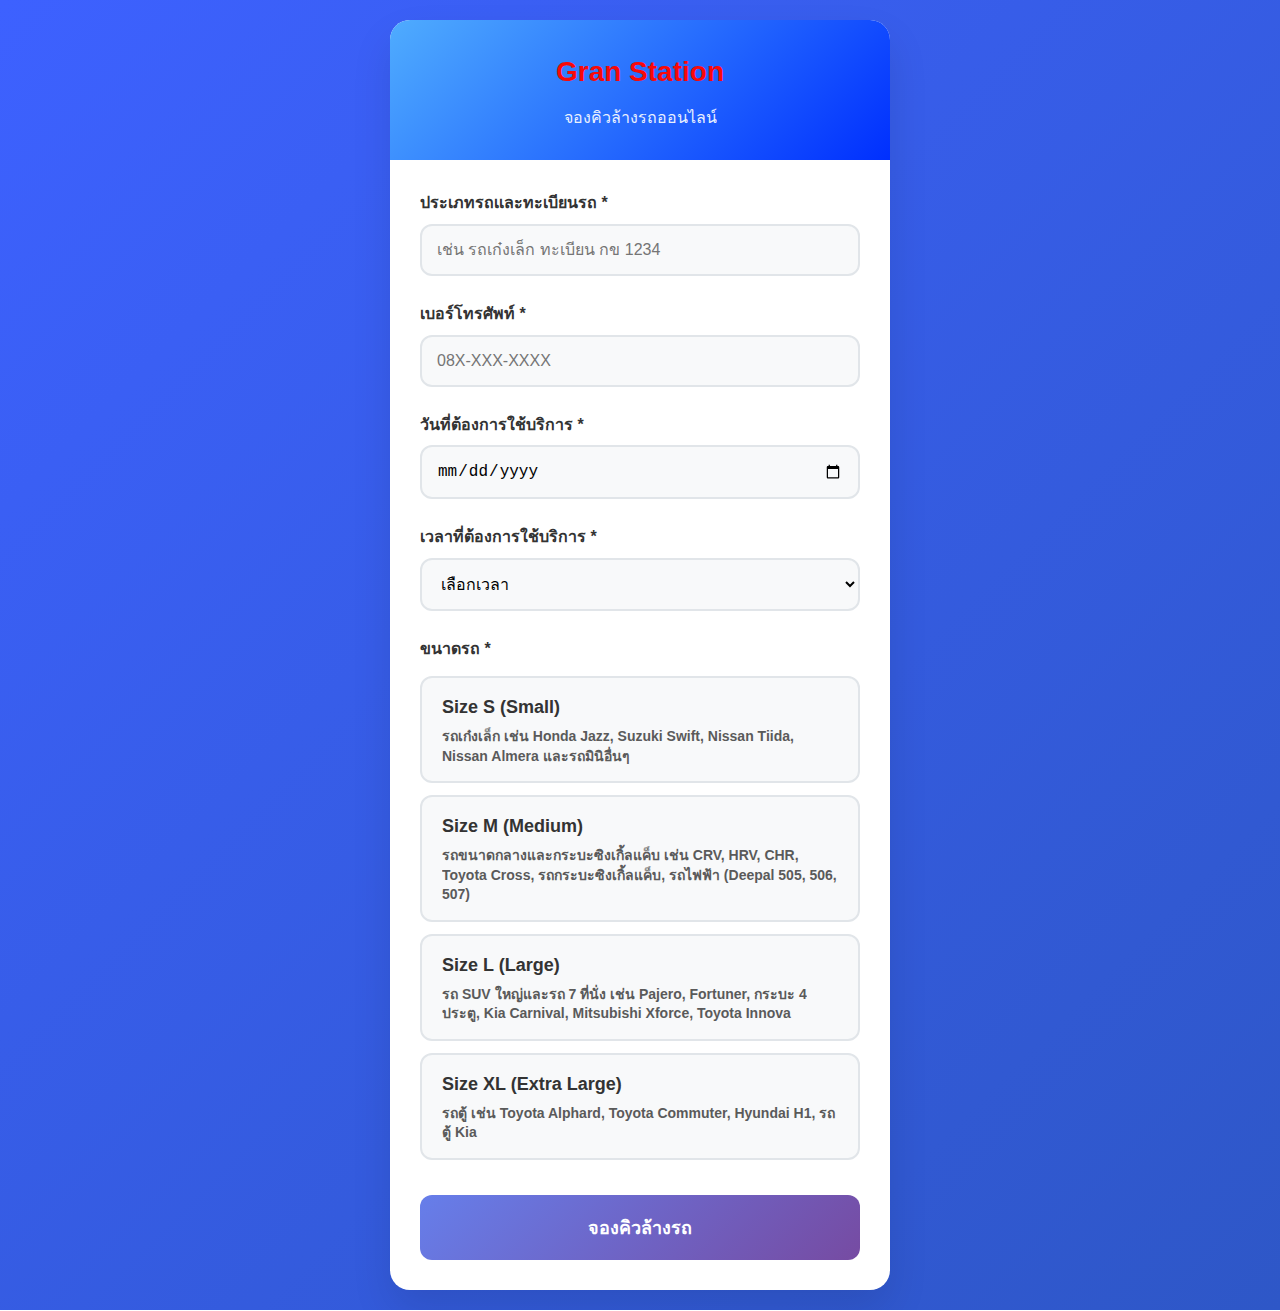
<file: index.html>
<!DOCTYPE html>
<html lang="th">
<head>
    <meta charset="UTF-8">
    <meta name="viewport" content="width=device-width, initial-scale=1.0">
    <title>Gran Station - จองคิวล้างรถ</title>
    <link rel="stylesheet" href="style.css">
</head>
<body>
    <div class="container">
        <div class="header">
            <h1>Gran Station</h1>
            <p>จองคิวล้างรถออนไลน์</p>
        </div>

        <div class="form-container">
            <form id="bookingForm">
                <div class="form-group">
                    <label for="customerName">ประเภทรถเเละทะเบียนรถ *</label>
                    <input type="text" id="customerName" name="customerName" required
                           placeholder="เช่น รถเก๋งเล็ก ทะเบียน กข 1234">
                </div>

                <div class="form-group">
                    <label for="phoneNumber">เบอร์โทรศัพท์ *</label>
                    <input type="tel" id="phoneNumber" name="phoneNumber" required
                           placeholder="08X-XXX-XXXX" pattern="[0-9]{10}">
                </div>

                <div class="form-group">
                    <label for="serviceDate">วันที่ต้องการใช้บริการ *</label>
                    <input type="date" id="serviceDate" name="serviceDate" required>
                </div>

                <div class="form-group">
                    <label for="serviceTime">เวลาที่ต้องการใช้บริการ *</label>
                    <select id="serviceTime" name="serviceTime" required>
                        <option value="">เลือกเวลา</option>
                        <option value="08:00">08:00 น.</option>
                        <option value="09:00">09:00 น.</option>
                        <option value="10:00">10:00 น.</option>
                        <option value="11:00">11:00 น.</option>
                        <option value="12:00">12:00 น.</option>
                        <option value="13:00">13:00 น.</option>
                        <option value="14:00">14:00 น.</option>
                        <option value="15:00">15:00 น.</option>
                        <option value="16:00">16:00 น.</option>
                        <option value="17:00">17:00 น.</option>
                        <option value="18:00">18:00 น.</option>
                    </select>
                </div>

                <div class="car-size-group">
                    <label>ขนาดรถ *</label>
                    <div class="car-size-options">
                        <div class="car-size-option">
                            <input type="radio" id="sizeS" name="carSize" value="Size S" required>
                            <label for="sizeS">
                                <div class="size-title">Size S (Small)</div>
                                <div class="size-description">รถเก๋งเล็ก เช่น Honda Jazz, Suzuki Swift, Nissan Tiida, Nissan Almera และรถมินิอื่นๆ</div>
                            </label>
                        </div>

                        <div class="car-size-option">
                            <input type="radio" id="sizeM" name="carSize" value="Size M" required>
                            <label for="sizeM">
                                <div class="size-title">Size M (Medium)</div>
                                <div class="size-description">รถขนาดกลางและกระบะซิงเกิ้ลแค็บ เช่น CRV, HRV, CHR, Toyota Cross, รถกระบะซิงเกิ้ลแค็บ, รถไฟฟ้า (Deepal 505, 506, 507)</div>
                            </label>
                        </div>

                        <div class="car-size-option">
                            <input type="radio" id="sizeL" name="carSize" value="Size L" required>
                            <label for="sizeL">
                                <div class="size-title">Size L (Large)</div>
                                <div class="size-description">รถ SUV ใหญ่และรถ 7 ที่นั่ง เช่น Pajero, Fortuner, กระบะ 4 ประตู, Kia Carnival, Mitsubishi Xforce, Toyota Innova</div>
                            </label>
                        </div>

                        <div class="car-size-option">
                            <input type="radio" id="sizeXL" name="carSize" value="Size XL" required>
                            <label for="sizeXL">
                                <div class="size-title">Size XL (Extra Large)</div>
                                <div class="size-description">รถตู้ เช่น Toyota Alphard, Toyota Commuter, Hyundai H1, รถตู้ Kia</div>
                            </label>
                        </div>
                    </div>
                </div>

                <button type="submit" class="submit-btn" id="submitBtn">
                    จองคิวล้างรถ
                </button>

                <div class="loading" id="loading">
                    <div class="loading-spinner"></div>
                    <p>กำลังส่งข้อมูล...</p>
                </div>

                <div class="success-message" id="successMessage">
                    ✅ ทางร้านรับการจองคิวของท่านเรียบร้อยแล้ว!
                </div>

                <div class="error-message" id="errorMessage">
                    ❌ เกิดข้อผิดพลาด กรุณาลองใหม่อีกครั้ง
                </div>
            </form>
        </div>
    </div>
    <script src="script.js"></script>
</body>
</html>
</file>
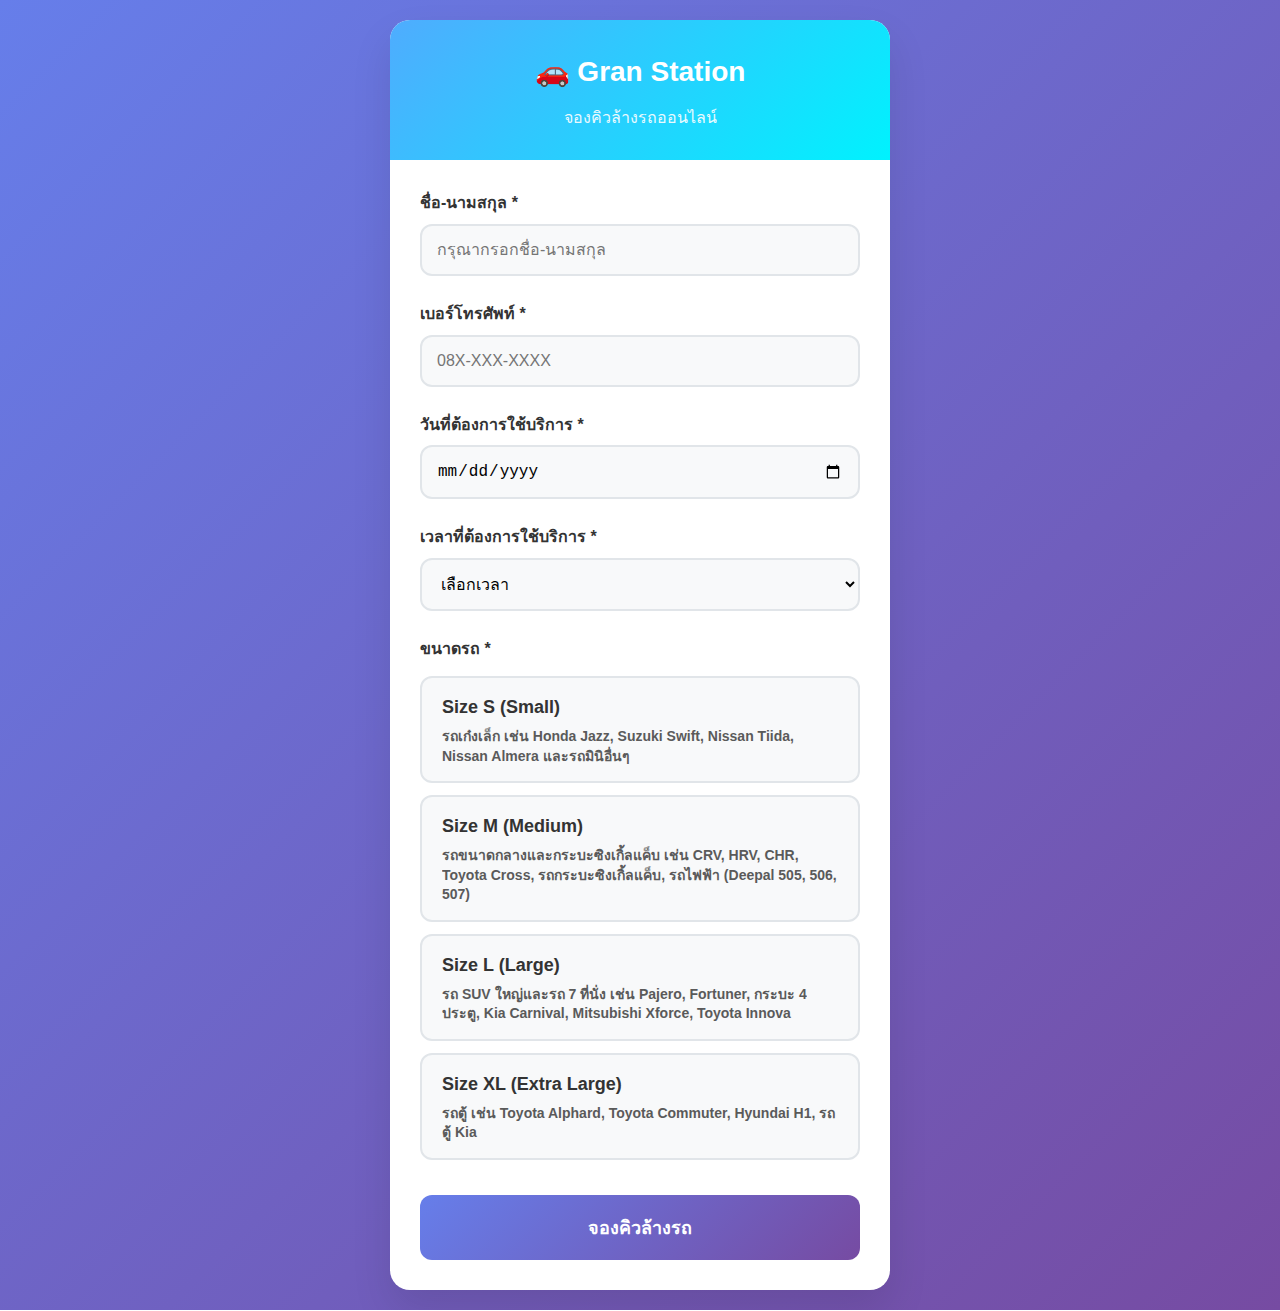
<file: reservation.html>
<!DOCTYPE html>
<html lang="th">
<head>
    <meta charset="UTF-8">
    <meta name="viewport" content="width=device-width, initial-scale=1.0">
    <title>Gran Station - จองคิวล้างรถ</title>
    <style>
        * {
            margin: 0;
            padding: 0;
            box-sizing: border-box;
        }

        body {
            font-family: 'Segoe UI', Tahoma, Geneva, Verdana, sans-serif;
            background: linear-gradient(135deg, #667eea 0%, #764ba2 100%);
            min-height: 100vh;
            padding: 20px;
            line-height: 1.6;
        }

        .container {
            max-width: 500px;
            margin: 0 auto;
            background: white;
            border-radius: 20px;
            box-shadow: 0 20px 40px rgba(0,0,0,0.1);
            overflow: hidden;
        }

        .header {
            background: linear-gradient(135deg, #4facfe 0%, #00f2fe 100%);
            color: white;
            text-align: center;
            padding: 30px 20px;
        }

        .header h1 {
            font-size: 28px;
            margin-bottom: 10px;
            font-weight: 700;
        }

        .header p {
            font-size: 16px;
            opacity: 0.9;
        }

        .form-container {
            padding: 30px;
        }

        .form-group {
            margin-bottom: 25px;
        }

        .form-group label {
            display: block;
            margin-bottom: 8px;
            font-weight: 600;
            color: #333;
            font-size: 16px;
        }

        .form-group input,
        .form-group select {
            width: 100%;
            padding: 15px;
            border: 2px solid #e1e5e9;
            border-radius: 12px;
            font-size: 16px;
            transition: all 0.3s ease;
            background: #f8f9fa;
        }

        .form-group input:focus,
        .form-group select:focus {
            outline: none;
            border-color: #4facfe;
            background: white;
            box-shadow: 0 0 0 3px rgba(79, 172, 254, 0.1);
        }

        .car-size-group {
            margin-bottom: 25px;
        }

        .car-size-group label {
            display: block;
            margin-bottom: 15px;
            font-weight: 600;
            color: #333;
            font-size: 16px;
        }

        .car-size-options {
            display: grid;
            gap: 12px;
        }

        .car-size-option {
            position: relative;
        }

        .car-size-option input[type="radio"] {
            position: absolute;
            opacity: 0;
            width: 0;
            height: 0;
        }

        .car-size-option label {
            display: block;
            padding: 15px 20px;
            background: #f8f9fa;
            border: 2px solid #e1e5e9;
            border-radius: 12px;
            cursor: pointer;
            transition: all 0.3s ease;
            margin-bottom: 0;
        }

        .car-size-option input[type="radio"]:checked + label {
            background: linear-gradient(135deg, #4facfe 0%, #00f2fe 100%);
            color: white;
            border-color: #4facfe;
            transform: translateY(-2px);
            box-shadow: 0 5px 15px rgba(79, 172, 254, 0.3);
        }

        .car-size-option .size-title {
            font-weight: 700;
            font-size: 18px;
            margin-bottom: 5px;
        }

        .car-size-option .size-description {
            font-size: 14px;
            opacity: 0.8;
            line-height: 1.4;
        }

        .submit-btn {
            width: 100%;
            padding: 18px;
            background: linear-gradient(135deg, #667eea 0%, #764ba2 100%);
            color: white;
            border: none;
            border-radius: 12px;
            font-size: 18px;
            font-weight: 600;
            cursor: pointer;
            transition: all 0.3s ease;
            margin-top: 10px;
        }

        .submit-btn:hover {
            transform: translateY(-2px);
            box-shadow: 0 10px 25px rgba(102, 126, 234, 0.3);
        }

        .submit-btn:disabled {
            opacity: 0.6;
            cursor: not-allowed;
            transform: none;
        }

        .loading {
            display: none;
            text-align: center;
            margin-top: 20px;
        }

        .loading-spinner {
            border: 3px solid #f3f3f3;
            border-top: 3px solid #4facfe;
            border-radius: 50%;
            width: 30px;
            height: 30px;
            animation: spin 1s linear infinite;
            margin: 0 auto 10px;
        }

        @keyframes spin {
            0% { transform: rotate(0deg); }
            100% { transform: rotate(360deg); }
        }

        .success-message,
        .error-message {
            padding: 15px;
            border-radius: 12px;
            margin-top: 20px;
            text-align: center;
            font-weight: 600;
            display: none;
        }

        .success-message {
            background: #d4edda;
            color: #155724;
            border: 1px solid #c3e6cb;
        }

        .error-message {
            background: #f8d7da;
            color: #721c24;
            border: 1px solid #f5c6cb;
        }

        @media (max-width: 480px) {
            body {
                padding: 10px;
            }

            .header {
                padding: 20px 15px;
            }

            .header h1 {
                font-size: 24px;
            }

            .form-container {
                padding: 20px;
            }
        }
    </style>
</head>
<body>
    <div class="container">
        <div class="header">
            <h1>🚗 Gran Station</h1>
            <p>จองคิวล้างรถออนไลน์</p>
        </div>

        <div class="form-container">
            <form id="bookingForm">
                <div class="form-group">
                    <label for="customerName">ชื่อ-นามสกุล *</label>
                    <input type="text" id="customerName" name="customerName" required
                           placeholder="กรุณากรอกชื่อ-นามสกุล">
                </div>

                <div class="form-group">
                    <label for="phoneNumber">เบอร์โทรศัพท์ *</label>
                    <input type="tel" id="phoneNumber" name="phoneNumber" required
                           placeholder="08X-XXX-XXXX" pattern="[0-9]{10}">
                </div>

                <div class="form-group">
                    <label for="serviceDate">วันที่ต้องการใช้บริการ *</label>
                    <input type="date" id="serviceDate" name="serviceDate" required>
                </div>

                <div class="form-group">
                    <label for="serviceTime">เวลาที่ต้องการใช้บริการ *</label>
                    <select id="serviceTime" name="serviceTime" required>
                        <option value="">เลือกเวลา</option>
                        <option value="08:00">08:00 น.</option>
                        <option value="09:00">09:00 น.</option>
                        <option value="10:00">10:00 น.</option>
                        <option value="11:00">11:00 น.</option>
                        <option value="12:00">12:00 น.</option>
                        <option value="13:00">13:00 น.</option>
                        <option value="14:00">14:00 น.</option>
                        <option value="15:00">15:00 น.</option>
                        <option value="16:00">16:00 น.</option>
                        <option value="17:00">17:00 น.</option>
                        <option value="18:00">18:00 น.</option>
                    </select>
                </div>

                <div class="car-size-group">
                    <label>ขนาดรถ *</label>
                    <div class="car-size-options">
                        <div class="car-size-option">
                            <input type="radio" id="sizeS" name="carSize" value="Size S" required>
                            <label for="sizeS">
                                <div class="size-title">Size S (Small)</div>
                                <div class="size-description">รถเก๋งเล็ก เช่น Honda Jazz, Suzuki Swift, Nissan Tiida, Nissan Almera และรถมินิอื่นๆ</div>
                            </label>
                        </div>

                        <div class="car-size-option">
                            <input type="radio" id="sizeM" name="carSize" value="Size M" required>
                            <label for="sizeM">
                                <div class="size-title">Size M (Medium)</div>
                                <div class="size-description">รถขนาดกลางและกระบะซิงเกิ้ลแค็บ เช่น CRV, HRV, CHR, Toyota Cross, รถกระบะซิงเกิ้ลแค็บ, รถไฟฟ้า (Deepal 505, 506, 507)</div>
                            </label>
                        </div>

                        <div class="car-size-option">
                            <input type="radio" id="sizeL" name="carSize" value="Size L" required>
                            <label for="sizeL">
                                <div class="size-title">Size L (Large)</div>
                                <div class="size-description">รถ SUV ใหญ่และรถ 7 ที่นั่ง เช่น Pajero, Fortuner, กระบะ 4 ประตู, Kia Carnival, Mitsubishi Xforce, Toyota Innova</div>
                            </label>
                        </div>

                        <div class="car-size-option">
                            <input type="radio" id="sizeXL" name="carSize" value="Size XL" required>
                            <label for="sizeXL">
                                <div class="size-title">Size XL (Extra Large)</div>
                                <div class="size-description">รถตู้ เช่น Toyota Alphard, Toyota Commuter, Hyundai H1, รถตู้ Kia</div>
                            </label>
                        </div>
                    </div>
                </div>

                <button type="submit" class="submit-btn" id="submitBtn">
                    จองคิวล้างรถ
                </button>

                <div class="loading" id="loading">
                    <div class="loading-spinner"></div>
                    <p>กำลังส่งข้อมูล...</p>
                </div>

                <div class="success-message" id="successMessage">
                    ✅ จองคิวสำเร็จ! เราจะติดต่อกลับไปยังเบอร์ที่ท่านระบุ
                </div>

                <div class="error-message" id="errorMessage">
                    ❌ เกิดข้อผิดพลาด กรุณาลองใหม่อีกครั้ง
                </div>
            </form>
        </div>
    </div>

    <script>
        // Set minimum date to today
        document.addEventListener('DOMContentLoaded', function() {
            const today = new Date().toISOString().split('T')[0];
            document.getElementById('serviceDate').setAttribute('min', today);
        });

        // Phone number formatting
        document.getElementById('phoneNumber').addEventListener('input', function(e) {
            let value = e.target.value.replace(/\D/g, '');
            if (value.length > 10) {
                value = value.slice(0, 10);
            }
            e.target.value = value;
        });

        // Form submission
        document.getElementById('bookingForm').addEventListener('submit', async function(e) {
            e.preventDefault();

            const submitBtn = document.getElementById('submitBtn');
            const loading = document.getElementById('loading');
            const successMessage = document.getElementById('successMessage');
            const errorMessage = document.getElementById('errorMessage');

            // Hide previous messages
            successMessage.style.display = 'none';
            errorMessage.style.display = 'none';

            // Show loading
            submitBtn.disabled = true;
            loading.style.display = 'block';

            // Get form data
            const formData = new FormData(e.target);
            const data = {
                customerName: formData.get('customerName'),
                phoneNumber: formData.get('phoneNumber'),
                serviceDate: formData.get('serviceDate'),
                serviceTime: formData.get('serviceTime'),
                carSize: formData.get('carSize'),
                timestamp: new Date().toISOString(),
                status: 'Pending'
            };

            try {
                // This will be replaced with actual Google Apps Script URL
                const response = await fetch('https://script.google.com/macros/s/AKfycbyNrtQrSe7PLdY82kq6H_liLzK3ytLiyjMPswlU3b54um05uCytVLNqNN0ATx4_KTR10Q/exec', {
                    method: 'POST',
                    headers: {
                        'Content-Type': 'application/json',
                    },
                    body: JSON.stringify(data)
                });

                if (response.ok) {
                    successMessage.style.display = 'block';
                    e.target.reset();
                    // Reset date minimum
                    const today = new Date().toISOString().split('T')[0];
                    document.getElementById('serviceDate').setAttribute('min', today);
                } else {
                    throw new Error('Network response was not ok');
                }
            } catch (error) {
                console.error('Error:', error);
                errorMessage.style.display = 'block';
            } finally {
                submitBtn.disabled = false;
                loading.style.display = 'none';
            }
        });
    </script>
</body>
</html>
</file>
<file: style.css>
/* ...existing style code from <style>...</style> in reservation.html... */
* {
    margin: 0;
    padding: 0;
    box-sizing: border-box;
}
body {
    font-family: 'Segoe UI', Tahoma, Geneva, Verdana, sans-serif;
    background: linear-gradient(135deg, #3d61ff 0%, #2e57c7 100%);
    min-height: 100vh;
    padding: 20px;
    line-height: 1.6;
}
.container {
    max-width: 500px;
    margin: 0 auto;
    background: white;
    border-radius: 20px;
    box-shadow: 0 20px 40px rgba(0,0,0,0.1);
    overflow: hidden;
}
.header {
    background: linear-gradient(135deg, #4facfe 0%, #002ffe 100%);
    color: rgb(248, 9, 9);
    text-align: center;
    padding: 30px 20px;
}
.header h1 {
    font-size: 28px;
    margin-bottom: 10px;
    font-weight: 700;
}
.header p {
    color: rgb(255, 255, 255);
    font-size: 16px;
    opacity: 0.9;
}
.form-container {
    padding: 30px;
}
.form-group {
    margin-bottom: 25px;
}
.form-group label {
    display: block;
    margin-bottom: 8px;
    font-weight: 600;
    color: #333;
    font-size: 16px;
}
.form-group input,
.form-group select {
    width: 100%;
    padding: 15px;
    border: 2px solid #e1e5e9;
    border-radius: 12px;
    font-size: 16px;
    transition: all 0.3s ease;
    background: #f8f9fa;
}
.form-group input:focus,
.form-group select:focus {
    outline: none;
    border-color: #4facfe;
    background: white;
    box-shadow: 0 0 0 3px rgba(79, 172, 254, 0.1);
}
.car-size-group {
    margin-bottom: 25px;
}
.car-size-group label {
    display: block;
    margin-bottom: 15px;
    font-weight: 600;
    color: #333;
    font-size: 16px;
}
.car-size-options {
    display: grid;
    gap: 12px;
}
.car-size-option {
    position: relative;
}
.car-size-option input[type="radio"] {
    position: absolute;
    opacity: 0;
    width: 0;
    height: 0;
}
.car-size-option label {
    display: block;
    padding: 15px 20px;
    background: #f8f9fa;
    border: 2px solid #e1e5e9;
    border-radius: 12px;
    cursor: pointer;
    transition: all 0.3s ease;
    margin-bottom: 0;
}
.car-size-option input[type="radio"]:checked + label {
    background: linear-gradient(135deg, #4facfe 0%, #00f2fe 100%);
    color: white;
    border-color: #4facfe;
    transform: translateY(-2px);
    box-shadow: 0 5px 15px rgba(79, 172, 254, 0.3);
}
.car-size-option .size-title {
    font-weight: 700;
    font-size: 18px;
    margin-bottom: 5px;
}
.car-size-option .size-description {
    font-size: 14px;
    opacity: 0.8;
    line-height: 1.4;
}
.submit-btn {
    width: 100%;
    padding: 18px;
    background: linear-gradient(135deg, #667eea 0%, #764ba2 100%);
    color: white;
    border: none;
    border-radius: 12px;
    font-size: 18px;
    font-weight: 600;
    cursor: pointer;
    transition: all 0.3s ease;
    margin-top: 10px;
}
.submit-btn:hover {
    transform: translateY(-2px);
    box-shadow: 0 10px 25px rgba(102, 126, 234, 0.3);
}
.submit-btn:disabled {
    opacity: 0.6;
    cursor: not-allowed;
    transform: none;
}
.loading {
    display: none;
    text-align: center;
    margin-top: 20px;
}
.loading-spinner {
    border: 3px solid #f3f3f3;
    border-top: 3px solid #4facfe;
    border-radius: 50%;
    width: 30px;
    height: 30px;
    animation: spin 1s linear infinite;
    margin: 0 auto 10px;
}
@keyframes spin {
    0% { transform: rotate(0deg); }
    100% { transform: rotate(360deg); }
}
.success-message,
.error-message {
    padding: 15px;
    border-radius: 12px;
    margin-top: 20px;
    text-align: center;
    font-weight: 600;
    display: none;
}
.success-message {
    background: #d4edda;
    color: #155724;
    border: 1px solid #c3e6cb;
}
.error-message {
    background: #f8d7da;
    color: #721c24;
    border: 1px solid #f5c6cb;
}
@media (max-width: 480px) {
    body {
        padding: 10px;
    }
    .header {
        padding: 20px 15px;
    }
    .header h1 {
        font-size: 24px;
    }
    .form-container {
        padding: 20px;
    }
}
</file>
